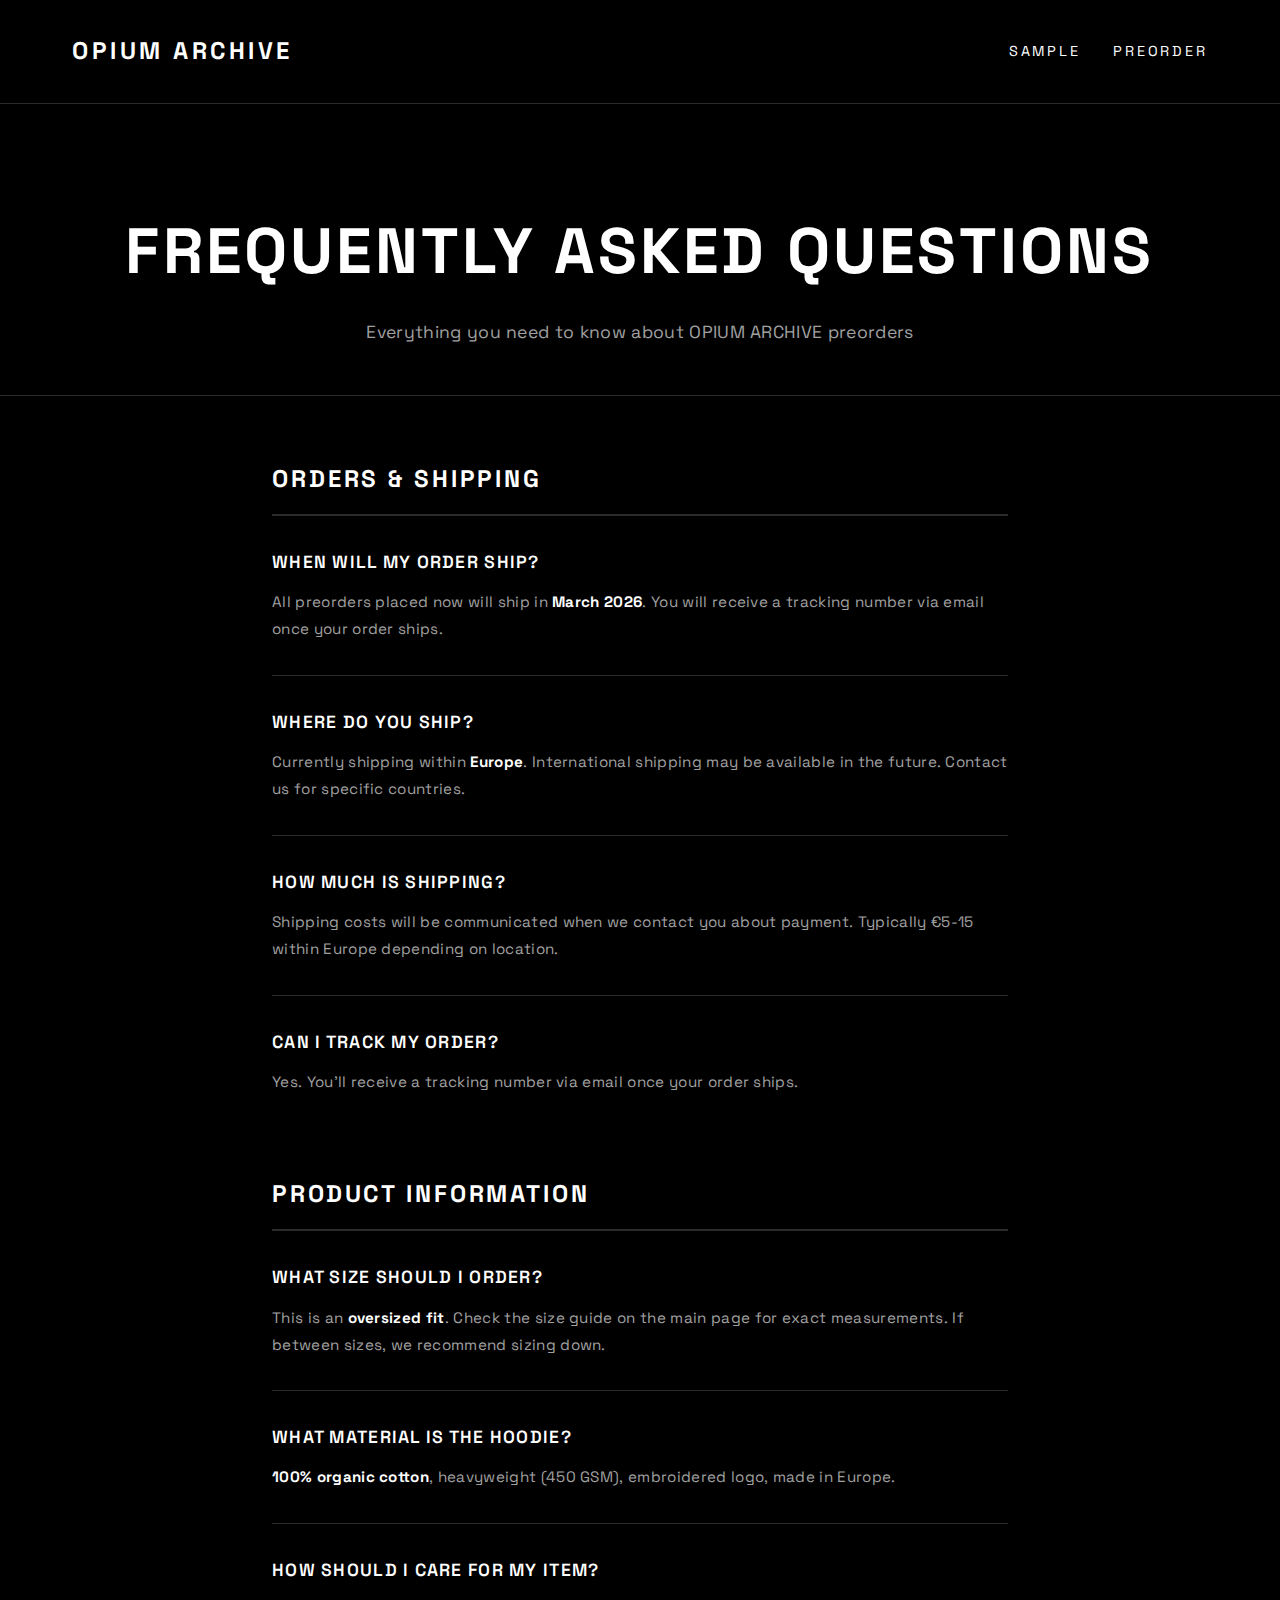
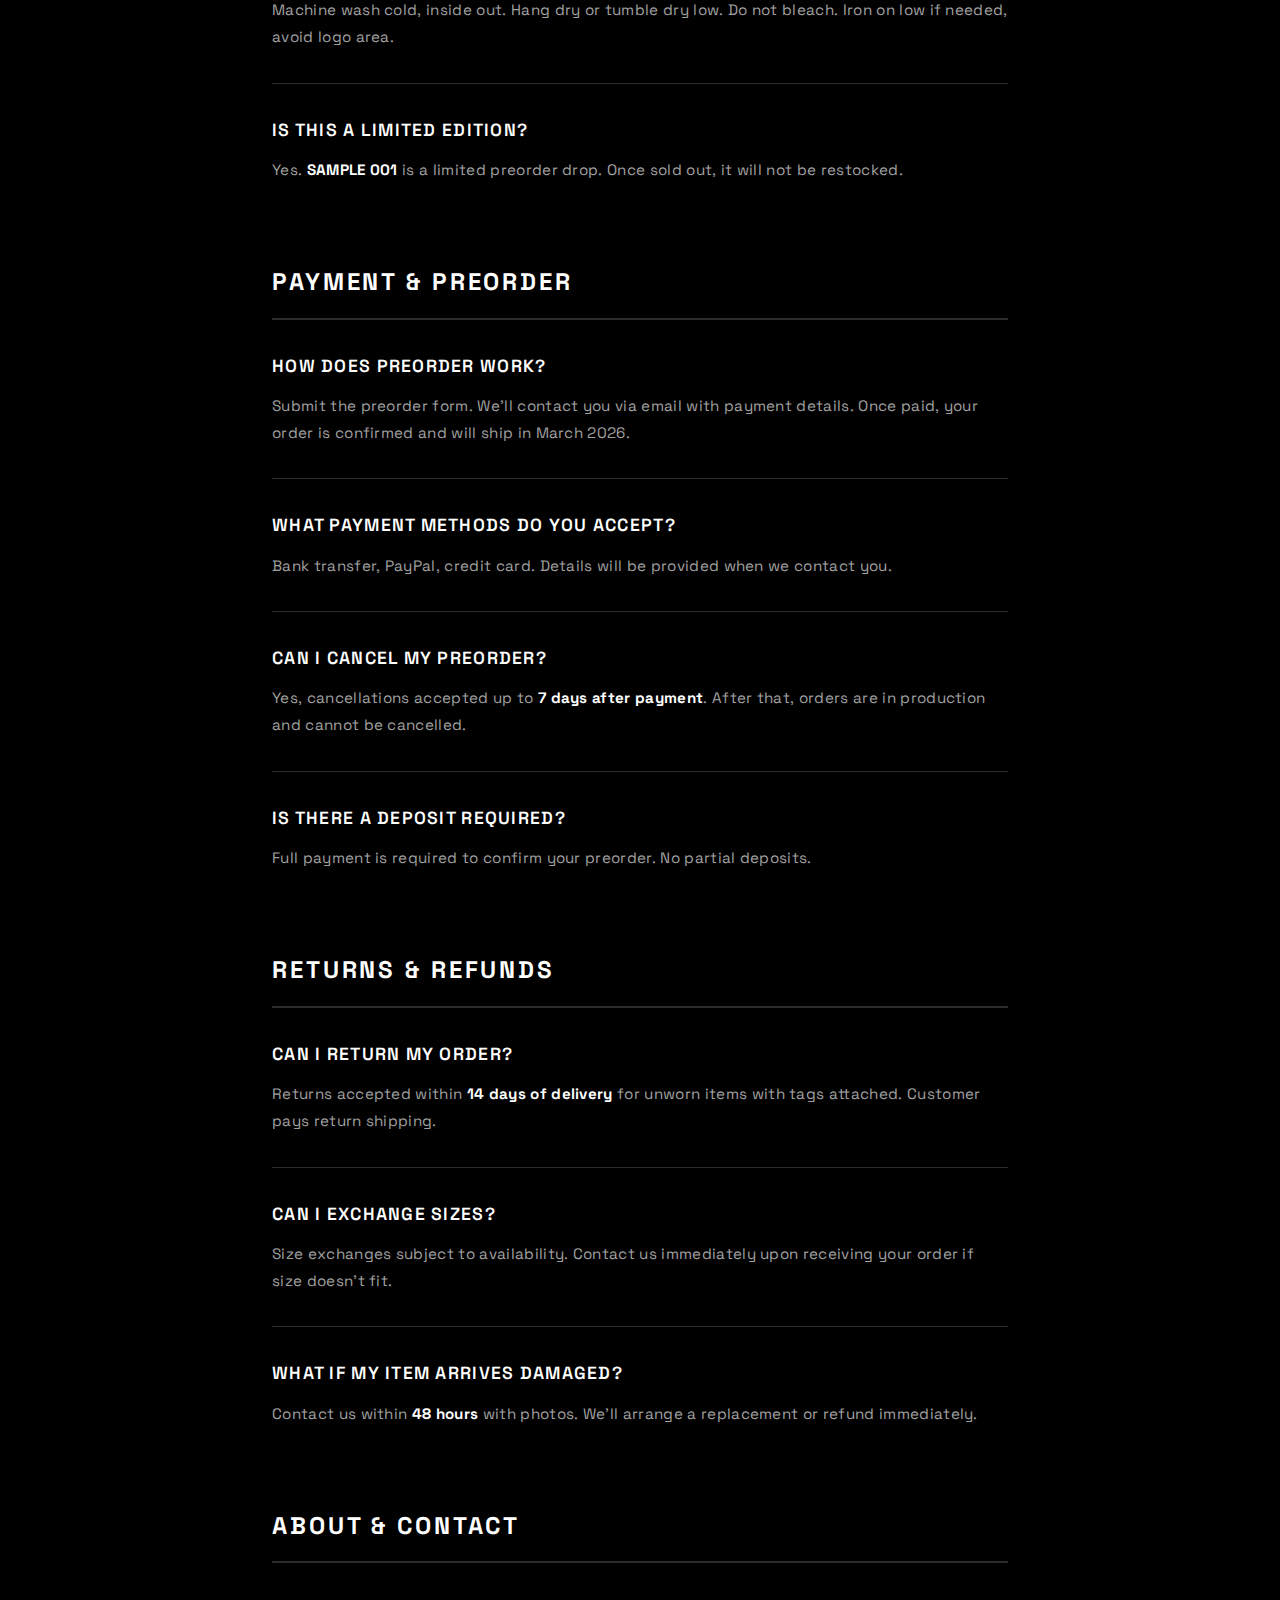
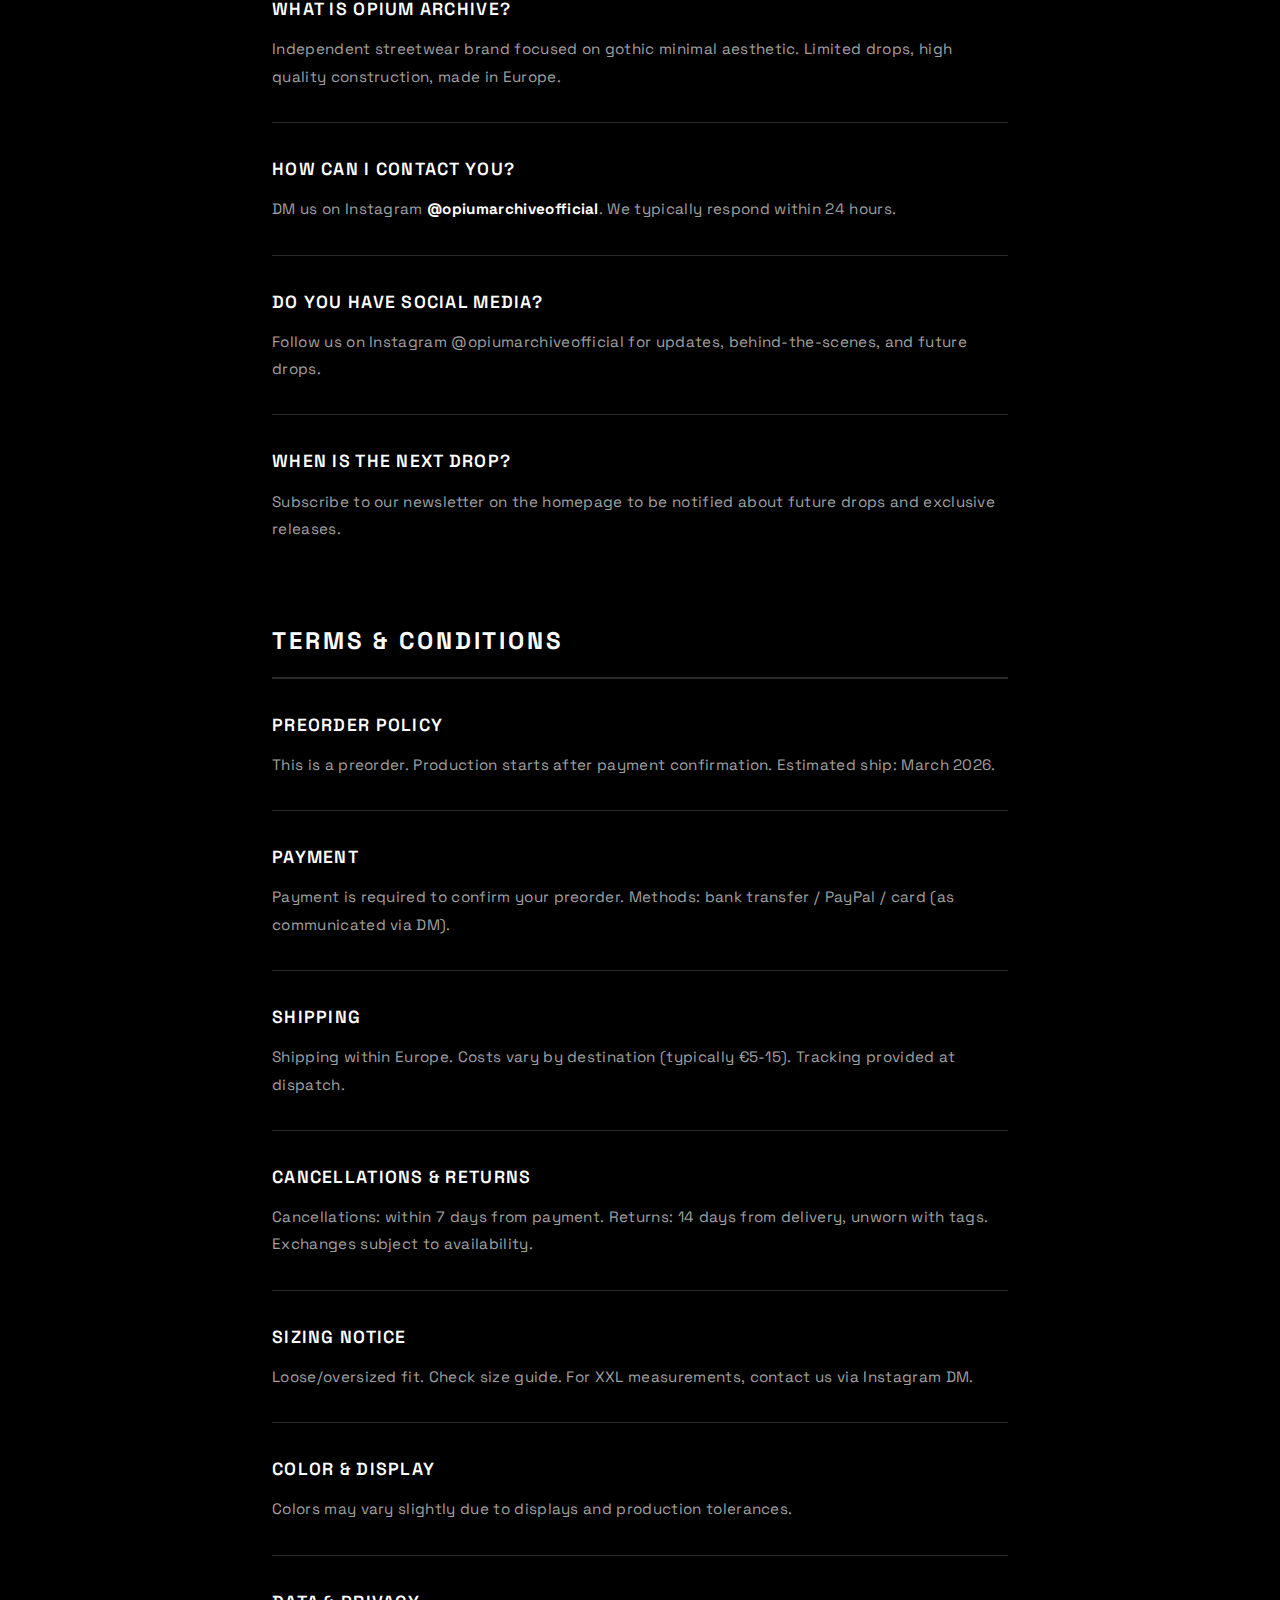
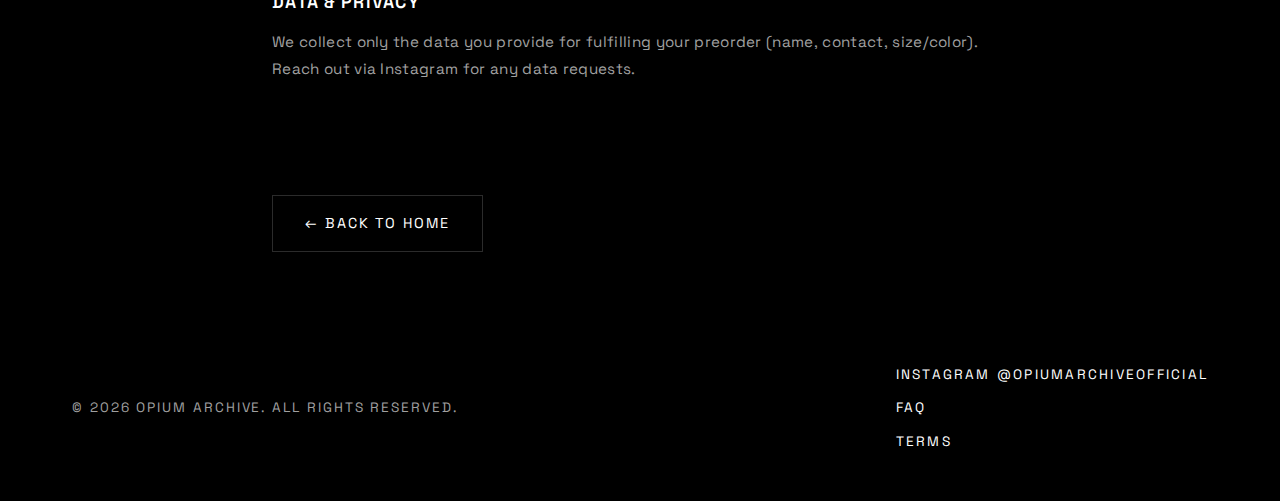
<file: faq.html>
<!DOCTYPE html>
<html lang="it">
<head>
    <meta charset="UTF-8">
    <meta name="viewport" content="width=device-width, initial-scale=1.0">
    <title>FAQ – OPIUM ARCHIVE</title>
    
    <link rel="preconnect" href="https://fonts.googleapis.com">
    <link rel="preconnect" href="https://fonts.gstatic.com" crossorigin>
    <link href="https://fonts.googleapis.com/css2?family=Space+Grotesk:wght@400;600;700&display=swap" rel="stylesheet">
    <link rel="stylesheet" href="style.css">
    
    <style>
        .faq-hero {
            padding: 6rem 0 3rem;
            text-align: center;
            border-bottom: 1px solid var(--color-border);
        }

        .faq-hero h1 {
            font-size: clamp(2.5rem, 6vw, 4rem);
            font-weight: 700;
            letter-spacing: 0.2rem;
            text-transform: uppercase;
            margin-bottom: 1rem;
        }

        .faq-hero p {
            color: var(--color-text-muted);
            font-size: 1.1rem;
            max-width: 600px;
            margin: 0 auto;
        }

        .faq-section {
            padding: 4rem 0;
            max-width: 800px;
            margin: 0 auto;
        }

        .faq-category {
            margin-bottom: 3rem;
        }

        .faq-category h2 {
            font-size: 1.5rem;
            font-weight: 700;
            text-transform: uppercase;
            letter-spacing: 0.18rem;
            margin-bottom: 2rem;
            padding-bottom: 1rem;
            border-bottom: 2px solid var(--color-border);
        }

        .faq-item {
            margin-bottom: 2rem;
            border-bottom: 1px solid var(--color-border);
            padding-bottom: 2rem;
        }

        .faq-item:last-child {
            border-bottom: none;
        }

        .faq-question {
            font-size: 1.1rem;
            font-weight: 600;
            text-transform: uppercase;
            letter-spacing: 0.08rem;
            margin-bottom: 0.75rem;
            color: var(--color-text);
        }

        .faq-answer {
            color: var(--color-text-muted);
            line-height: 1.8;
            font-size: 0.95rem;
        }

        .faq-answer strong {
            color: var(--color-text);
        }

        .back-link {
            display: inline-block;
            margin-top: 2rem;
            padding: 1rem 2rem;
            border: 1px solid var(--color-border);
            text-decoration: none;
            color: var(--color-text);
            text-transform: uppercase;
            letter-spacing: 0.12rem;
            font-size: 0.9rem;
            transition: all 0.2s ease;
        }

        .back-link:hover {
            background: var(--color-text);
            color: var(--color-bg);
        }
    </style>
</head>
<body>
    <!-- Header -->
    <header class="header">
        <div class="container">
            <h1 class="logo"><a href="index.html" style="color: inherit; text-decoration: none;">OPIUM ARCHIVE</a></h1>
            <nav class="nav">
                <a href="index.html#product" class="nav-link">SAMPLE</a>
                <a href="index.html#contact" class="nav-link">PREORDER</a>
            </nav>
        </div>
    </header>

    <!-- Hero -->
    <section class="faq-hero">
        <div class="container">
            <h1>FREQUENTLY ASKED QUESTIONS</h1>
            <p>Everything you need to know about OPIUM ARCHIVE preorders</p>
        </div>
    </section>

    <!-- FAQ Content -->
    <section class="faq-section">
        <div class="container">
            
            <!-- Orders & Shipping -->
            <div class="faq-category">
                <h2>ORDERS & SHIPPING</h2>
                
                <div class="faq-item">
                    <h3 class="faq-question">When will my order ship?</h3>
                    <p class="faq-answer">All preorders placed now will ship in <strong>March 2026</strong>. You will receive a tracking number via email once your order ships.</p>
                </div>

                <div class="faq-item">
                    <h3 class="faq-question">Where do you ship?</h3>
                    <p class="faq-answer">Currently shipping within <strong>Europe</strong>. International shipping may be available in the future. Contact us for specific countries.</p>
                </div>

                <div class="faq-item">
                    <h3 class="faq-question">How much is shipping?</h3>
                    <p class="faq-answer">Shipping costs will be communicated when we contact you about payment. Typically €5-15 within Europe depending on location.</p>
                </div>

                <div class="faq-item">
                    <h3 class="faq-question">Can I track my order?</h3>
                    <p class="faq-answer">Yes. You'll receive a tracking number via email once your order ships.</p>
                </div>
            </div>

            <!-- Product Info -->
            <div class="faq-category">
                <h2>PRODUCT INFORMATION</h2>
                
                <div class="faq-item">
                    <h3 class="faq-question">What size should I order?</h3>
                    <p class="faq-answer">This is an <strong>oversized fit</strong>. Check the size guide on the main page for exact measurements. If between sizes, we recommend sizing down.</p>
                </div>

                <div class="faq-item">
                    <h3 class="faq-question">What material is the hoodie?</h3>
                    <p class="faq-answer"><strong>100% organic cotton</strong>, heavyweight (450 GSM), embroidered logo, made in Europe.</p>
                </div>

                <div class="faq-item">
                    <h3 class="faq-question">How should I care for my item?</h3>
                    <p class="faq-answer">Machine wash cold, inside out. Hang dry or tumble dry low. Do not bleach. Iron on low if needed, avoid logo area.</p>
                </div>

                <div class="faq-item">
                    <h3 class="faq-question">Is this a limited edition?</h3>
                    <p class="faq-answer">Yes. <strong>SAMPLE 001</strong> is a limited preorder drop. Once sold out, it will not be restocked.</p>
                </div>
            </div>

            <!-- Payment & Preorder -->
            <div class="faq-category">
                <h2>PAYMENT & PREORDER</h2>
                
                <div class="faq-item">
                    <h3 class="faq-question">How does preorder work?</h3>
                    <p class="faq-answer">Submit the preorder form. We'll contact you via email with payment details. Once paid, your order is confirmed and will ship in March 2026.</p>
                </div>

                <div class="faq-item">
                    <h3 class="faq-question">What payment methods do you accept?</h3>
                    <p class="faq-answer">Bank transfer, PayPal, credit card. Details will be provided when we contact you.</p>
                </div>

                <div class="faq-item">
                    <h3 class="faq-question">Can I cancel my preorder?</h3>
                    <p class="faq-answer">Yes, cancellations accepted up to <strong>7 days after payment</strong>. After that, orders are in production and cannot be cancelled.</p>
                </div>

                <div class="faq-item">
                    <h3 class="faq-question">Is there a deposit required?</h3>
                    <p class="faq-answer">Full payment is required to confirm your preorder. No partial deposits.</p>
                </div>
            </div>

            <!-- Returns & Refunds -->
            <div class="faq-category">
                <h2>RETURNS & REFUNDS</h2>
                
                <div class="faq-item">
                    <h3 class="faq-question">Can I return my order?</h3>
                    <p class="faq-answer">Returns accepted within <strong>14 days of delivery</strong> for unworn items with tags attached. Customer pays return shipping.</p>
                </div>

                <div class="faq-item">
                    <h3 class="faq-question">Can I exchange sizes?</h3>
                    <p class="faq-answer">Size exchanges subject to availability. Contact us immediately upon receiving your order if size doesn't fit.</p>
                </div>

                <div class="faq-item">
                    <h3 class="faq-question">What if my item arrives damaged?</h3>
                    <p class="faq-answer">Contact us within <strong>48 hours</strong> with photos. We'll arrange a replacement or refund immediately.</p>
                </div>
            </div>

            <!-- Brand & Contact -->
            <div class="faq-category">
                <h2>ABOUT & CONTACT</h2>
                
                <div class="faq-item">
                    <h3 class="faq-question">What is OPIUM ARCHIVE?</h3>
                    <p class="faq-answer">Independent streetwear brand focused on gothic minimal aesthetic. Limited drops, high quality construction, made in Europe.</p>
                </div>

                <div class="faq-item">
                    <h3 class="faq-question">How can I contact you?</h3>
                    <p class="faq-answer">DM us on Instagram <strong>@opiumarchiveofficial</strong>. We typically respond within 24 hours.</p>
                </div>

                <div class="faq-item">
                    <h3 class="faq-question">Do you have social media?</h3>
                    <p class="faq-answer">Follow us on Instagram @opiumarchiveofficial for updates, behind-the-scenes, and future drops.</p>
                </div>

                <div class="faq-item">
                    <h3 class="faq-question">When is the next drop?</h3>
                    <p class="faq-answer">Subscribe to our newsletter on the homepage to be notified about future drops and exclusive releases.</p>
                </div>
            </div>

            <!-- Terms & Conditions -->
            <div class="faq-category" id="terms">
                <h2>TERMS & CONDITIONS</h2>

                <div class="faq-item">
                    <h3 class="faq-question">Preorder policy</h3>
                    <p class="faq-answer">This is a preorder. Production starts after payment confirmation. Estimated ship: March 2026.</p>
                </div>

                <div class="faq-item">
                    <h3 class="faq-question">Payment</h3>
                    <p class="faq-answer">Payment is required to confirm your preorder. Methods: bank transfer / PayPal / card (as communicated via DM).</p>
                </div>

                <div class="faq-item">
                    <h3 class="faq-question">Shipping</h3>
                    <p class="faq-answer">Shipping within Europe. Costs vary by destination (typically €5-15). Tracking provided at dispatch.</p>
                </div>

                <div class="faq-item">
                    <h3 class="faq-question">Cancellations & returns</h3>
                    <p class="faq-answer">Cancellations: within 7 days from payment. Returns: 14 days from delivery, unworn with tags. Exchanges subject to availability.</p>
                </div>

                <div class="faq-item">
                    <h3 class="faq-question">Sizing notice</h3>
                    <p class="faq-answer">Loose/oversized fit. Check size guide. For XXL measurements, contact us via Instagram DM.</p>
                </div>

                <div class="faq-item">
                    <h3 class="faq-question">Color & display</h3>
                    <p class="faq-answer">Colors may vary slightly due to displays and production tolerances.</p>
                </div>

                <div class="faq-item">
                    <h3 class="faq-question">Data & privacy</h3>
                    <p class="faq-answer">We collect only the data you provide for fulfilling your preorder (name, contact, size/color). Reach out via Instagram for any data requests.</p>
                </div>
            </div>

            <a href="index.html" class="back-link">← BACK TO HOME</a>
        </div>
    </section>

    <!-- Footer -->
    <footer class="footer">
        <div class="container">
            <div class="footer-content">
                <div class="footer-col">
                    <p class="footer-text">© 2026 OPIUM ARCHIVE. ALL RIGHTS RESERVED.</p>
                </div>
                <div class="footer-col">
                    <a href="https://www.instagram.com/opiumarchiveofficial" class="footer-link" target="_blank" rel="noopener">INSTAGRAM @OPIUMARCHIVEOFFICIAL</a>
                    <a href="faq.html" class="footer-link">FAQ</a>
                    <a href="#terms" class="footer-link">TERMS</a>
                </div>
            </div>
        </div>
    </footer>
</body>
</html>
</file>
<file: style.css>
/* Reset & Base */
* {
    margin: 0;
    padding: 0;
    box-sizing: border-box;
}

:root {
    --color-bg: #000000;
    --color-text: #ffffff;
    --color-text-muted: #a0a0a0;
    --color-border: #2b2b2b;
    --color-hover: #c0c0c0;
    --color-accent: #47f2d0;
    --font-main: 'Space Grotesk', -apple-system, BlinkMacSystemFont, 'Segoe UI', sans-serif;
}

body {
    font-family: var(--font-main);
    background: var(--color-bg);
    color: var(--color-text);
    line-height: 1.6;
    letter-spacing: 0.02em;
    -webkit-font-smoothing: antialiased;
    cursor: crosshair;
}

/* Loading Screen */
.loading-screen {
    position: fixed;
    top: 0;
    left: 0;
    width: 100%;
    height: 100vh;
    background: var(--color-bg);
    display: flex;
    align-items: center;
    justify-content: center;
    z-index: 9999;
    transition: opacity 0.5s ease, visibility 0.5s ease;
}

.loading-screen.hidden {
    opacity: 0;
    visibility: hidden;
}

.loading-content {
    text-align: center;
}

.loading-logo {
    font-size: 2rem;
    font-weight: 700;
    letter-spacing: 0.3rem;
    margin-bottom: 2rem;
    text-transform: uppercase;
    animation: pulse 2s ease-in-out infinite;
}

@keyframes pulse {
    0%, 100% { opacity: 1; }
    50% { opacity: 0.5; }
}

.loading-bar {
    width: 200px;
    height: 2px;
    background: var(--color-border);
    position: relative;
    overflow: hidden;
}

.loading-bar::after {
    content: '';
    position: absolute;
    top: 0;
    left: 0;
    width: 50%;
    height: 100%;
    background: var(--color-text);
    animation: loading 1.5s ease-in-out infinite;
}

@keyframes loading {
    0% { left: -50%; }
    100% { left: 100%; }
}

.container {
    max-width: 1200px;
    margin: 0 auto;
    padding: 0 2rem;
}

/* Header */
.header {
    padding: 2rem 0;
    border-bottom: 1px solid var(--color-border);
    position: sticky;
    top: 0;
    background: var(--color-bg);
    z-index: 100;
}

.header .container {
    display: flex;
    justify-content: space-between;
    align-items: center;
}

.logo {
    font-size: 1.5rem;
    font-weight: 700;
    letter-spacing: 0.22rem;
    text-transform: uppercase;
}

.nav {
    display: flex;
    gap: 2rem;
}

.nav-link {
    color: var(--color-text);
    text-decoration: none;
    text-transform: uppercase;
    letter-spacing: 0.18rem;
    font-size: 0.9rem;
    position: relative;
    padding: 0.5rem 0;
}

.nav-link::after {
    content: '';
    position: absolute;
    left: 0;
    bottom: 0;
    width: 100%;
    height: 1px;
    background: var(--color-text);
    opacity: 0;
    transition: opacity 0.2s ease;
}

.nav-link:hover {
    color: var(--color-hover);
}

.nav-link:hover::after {
    opacity: 1;
}

/* Hero */
.hero {
    min-height: 70vh;
    display: flex;
    align-items: center;
    justify-content: center;
    text-align: center;
    border-bottom: 1px solid var(--color-border);
    position: relative;
    overflow: hidden;
}

.hero-background {
    position: absolute;
    top: 50%;
    left: 50%;
    min-width: 100%;
    min-height: 100%;
    width: auto;
    height: auto;
    transform: translate(-50%, -50%);
    z-index: 0;
    object-fit: cover;
    opacity: 0.4;
}

.hero-video {
    position: absolute;
    top: 50%;
    left: 50%;
    min-width: 100%;
    min-height: 100%;
    width: auto;
    height: auto;
    transform: translate(-50%, -50%);
    z-index: 0;
    object-fit: cover;
    opacity: 0.3;
}

.hero-overlay {
    position: absolute;
    top: 0;
    left: 0;
    width: 100%;
    height: 100%;
    background: linear-gradient(180deg, rgba(0,0,0,0.7) 0%, rgba(0,0,0,0.8) 100%);
    z-index: 1;
}

.hero .container {
    position: relative;
    z-index: 2;
}

.hero-content {
    max-width: 800px;
    margin: 0 auto;
}

.hero-title {
    font-size: clamp(3rem, 8vw, 6rem);
    font-weight: 700;
    letter-spacing: 0.2rem;
    text-transform: uppercase;
    margin-bottom: 1rem;
}

.hero-subtitle {
    font-size: 1rem;
    letter-spacing: 0.22rem;
    text-transform: uppercase;
    color: var(--color-text-muted);
    margin-bottom: 2rem;
}

.hero-description {
    font-size: 1.1rem;
    line-height: 1.8;
    color: var(--color-text-muted);
    margin-bottom: 3rem;
    max-width: 600px;
    margin-left: auto;
    margin-right: auto;
}

/* Countdown Timer */
.countdown {
    display: flex;
    justify-content: center;
    gap: 3rem;
    margin: 3rem 0;
    padding: 2rem 0;
    border-top: 1px solid var(--color-border);
    border-bottom: 1px solid var(--color-border);
}

.countdown-item {
    display: flex;
    flex-direction: column;
    align-items: center;
}

.countdown-value {
    font-size: 3rem;
    font-weight: 700;
    letter-spacing: 0.1rem;
    line-height: 1;
}

.countdown-label {
    font-size: 0.75rem;
    letter-spacing: 0.18rem;
    text-transform: uppercase;
    color: var(--color-text-muted);
    margin-top: 0.5rem;
}

/* Buttons */
.btn {
    display: inline-block;
    padding: 1rem 3rem;
    text-decoration: none;
    text-transform: uppercase;
    letter-spacing: 0.18rem;
    font-weight: 600;
    font-size: 0.9rem;
    border: none;
    cursor: pointer;
    transition: all 0.2s ease;
    font-family: var(--font-main);
    position: relative;
    overflow: hidden;
}

.btn::before {
    content: '';
    position: absolute;
    top: 0;
    left: -100%;
    width: 100%;
    height: 100%;
    background: rgba(255, 255, 255, 0.1);
    transition: left 0.3s ease;
}

.btn:hover::before {
    left: 100%;
}

.btn-primary {
    background: var(--color-text);
    color: var(--color-bg);
    border: 2px solid var(--color-text);
}

.btn-primary:hover {
    background: var(--color-hover);
    border-color: var(--color-hover);
    transform: translateY(-2px);
}

.btn-secondary {
    background: transparent;
    color: var(--color-text);
    border: 2px solid var(--color-text);
}

.btn-secondary:hover {
    background: var(--color-text);
    color: var(--color-bg);
    transform: translateY(-2px);
}

/* Product Section */
.product-section {
    padding: 6rem 0;
    border-bottom: 1px solid var(--color-border);
    position: relative;
    overflow: hidden;
}

.section-overlay {
    position: absolute;
    top: 0;
    left: 0;
    width: 100%;
    height: 100%;
    background: rgba(0, 0, 0, 0.85);
    z-index: 1;
}

.product-section .container {
    position: relative;
    z-index: 2;
}

.product-grid {
    display: grid;
    grid-template-columns: 1fr 1fr;
    gap: 4rem;
    align-items: center;
}

.product-image {
    width: 100%;
}

.product-gallery {
    width: 100%;
}

.gallery-image {
    width: 100%;
    aspect-ratio: 1 / 1;
    object-fit: cover;
    border: 1px solid var(--color-border);
    display: block;
    margin-bottom: 1rem;
    transition: opacity 0.3s ease;
}

.gallery-thumbs {
    display: grid;
    grid-template-columns: repeat(4, 1fr);
    gap: 0.75rem;
}

.thumb {
    width: 100%;
    aspect-ratio: 1 / 1;
    object-fit: cover;
    border: 2px solid var(--color-border);
    cursor: pointer;
    transition: all 0.2s ease;
    opacity: 0.7;
}

.thumb:hover {
    opacity: 1;
    border-color: var(--color-text);
}

.thumb.active {
    opacity: 1;
    border-color: var(--color-text);
}

.product-image {
    width: 100%;
}

.placeholder-image {
    aspect-ratio: 1 / 1;
    background: #0d0d0d;
    border: 1px solid var(--color-border);
    display: flex;
    align-items: center;
    justify-content: center;
    color: var(--color-text-muted);
    font-size: 0.9rem;
    letter-spacing: 0.14rem;
    text-transform: uppercase;
}

.product-info {
    padding: 2rem 0;
}

.product-title {
    font-size: 2rem;
    font-weight: 700;
    text-transform: uppercase;
    letter-spacing: 0.16rem;
    margin-bottom: 1rem;
}

.product-price {
    font-size: 1.5rem;
    font-weight: 600;
    margin-bottom: 2rem;
}

.product-features {
    list-style: none;
    margin-bottom: 2rem;
}

.product-features li {
    padding: 0.75rem 0;
    border-bottom: 1px solid var(--color-border);
    text-transform: uppercase;
    letter-spacing: 0.12rem;
    font-size: 0.9rem;
}

.product-features li:first-child {
    border-top: 1px solid var(--color-border);
}

.product-sizes {
    display: flex;
    flex-direction: column;
    gap: 0.5rem;
    margin-bottom: 1.5rem;
}

.size-label {
    text-transform: uppercase;
    letter-spacing: 0.12rem;
    font-size: 0.85rem;
    color: var(--color-text-muted);
}

.sizes {
    font-size: 1.1rem;
    letter-spacing: 0.14rem;
    font-weight: 600;
}

.size-guide-btn {
    background: transparent;
    border: 1px solid var(--color-border);
    color: var(--color-text);
    padding: 0.5rem 1rem;
    text-transform: uppercase;
    letter-spacing: 0.12rem;
    font-size: 0.75rem;
    cursor: pointer;
    margin-top: 0.5rem;
    width: fit-content;
    transition: all 0.2s ease;
    font-family: var(--font-main);
}

.size-guide-btn:hover {
    border-color: var(--color-text);
    background: var(--color-text);
    color: var(--color-bg);
}

/* Social Proof */
.social-proof {
    margin-top: 2rem;
    padding: 1rem;
    border: 1px solid var(--color-border);
    display: flex;
    align-items: center;
    gap: 0.75rem;
    background: rgba(71, 242, 208, 0.05);
}

.proof-icon {
    font-size: 1.2rem;
}

.proof-text {
    font-size: 0.9rem;
    text-transform: uppercase;
    letter-spacing: 0.12rem;
}

.proof-text strong {
    color: var(--color-accent);
    font-weight: 700;
}

/* Modal */
.modal {
    display: none;
    position: fixed;
    top: 0;
    left: 0;
    width: 100%;
    height: 100%;
    background: rgba(0, 0, 0, 0.95);
    z-index: 1000;
    align-items: center;
    justify-content: center;
}

.modal.active {
    display: flex;
}

.modal-content {
    background: var(--color-bg);
    border: 2px solid var(--color-border);
    padding: 3rem;
    max-width: 600px;
    width: 90%;
    position: relative;
    animation: modalSlide 0.3s ease;
}

@keyframes modalSlide {
    from {
        opacity: 0;
        transform: translateY(-50px);
    }
    to {
        opacity: 1;
        transform: translateY(0);
    }
}

.modal-close {
    position: absolute;
    top: 1rem;
    right: 1rem;
    background: transparent;
    border: none;
    color: var(--color-text);
    font-size: 2rem;
    cursor: pointer;
    line-height: 1;
    transition: color 0.2s ease;
}

.modal-close:hover {
    color: var(--color-hover);
}

.modal-title {
    font-size: 1.5rem;
    font-weight: 700;
    text-transform: uppercase;
    letter-spacing: 0.18rem;
    margin-bottom: 2rem;
}

.size-table {
    width: 100%;
    border-collapse: collapse;
    margin-bottom: 1.5rem;
}

.size-table th,
.size-table td {
    padding: 1rem;
    text-align: left;
    border: 1px solid var(--color-border);
    text-transform: uppercase;
    letter-spacing: 0.08rem;
    font-size: 0.9rem;
}

.size-table th {
    background: #0d0d0d;
    font-weight: 700;
}

.size-note {
    font-size: 0.85rem;
    color: var(--color-text-muted);
    text-transform: uppercase;
    letter-spacing: 0.12rem;
}

/* Contact Section */
.contact-section {
    padding: 6rem 0;
    border-bottom: 1px solid var(--color-border);
    position: relative;
    overflow: hidden;
}

.section-video {
    position: absolute;
    top: 50%;
    left: 50%;
    min-width: 100%;
    min-height: 100%;
    width: auto;
    height: auto;
    transform: translate(-50%, -50%);
    z-index: 0;
    object-fit: cover;
    opacity: 0.2;
}

.contact-section .container,
.newsletter-section .container {
    position: relative;
    z-index: 2;
}

.section-title {
    font-size: 2.5rem;
    font-weight: 700;
    text-transform: uppercase;
    letter-spacing: 0.18rem;
    text-align: center;
    margin-bottom: 1rem;
}

.section-subtitle {
    text-align: center;
    color: var(--color-text-muted);
    margin-bottom: 4rem;
    font-size: 1rem;
}

.contact-form {
    max-width: 600px;
    margin: 0 auto;
}

.form-group {
    margin-bottom: 2rem;
}

.form-group label {
    display: block;
    text-transform: uppercase;
    letter-spacing: 0.12rem;
    font-size: 0.85rem;
    margin-bottom: 0.5rem;
    color: var(--color-text-muted);
}

.form-group input,
.form-group select,
.form-group textarea {
    width: 100%;
    padding: 1rem;
    background: #0f0f0f;
    border: 1px solid var(--color-border);
    color: var(--color-text);
    font-family: var(--font-main);
    font-size: 1rem;
    outline: none;
}

.form-group input:focus,
.form-group select:focus,
.form-group textarea:focus {
    border-color: var(--color-text);
}

.btn-submit {
    width: 100%;
    margin-top: 1rem;
}

.form-note {
    margin-top: 1rem;
    text-align: center;
    font-size: 0.9rem;
    min-height: 1.5rem;
}

.form-note.success {
    color: #47f2d0;
}

.form-note.error {
    color: #ff4444;
}

/* Newsletter Section */
.newsletter-section {
    padding: 4rem 0;
    border-bottom: 1px solid var(--color-border);
    text-align: center;
    position: relative;
    overflow: hidden;
}

.newsletter-section .section-overlay {
    background: rgba(0, 0, 0, 0.88);
}

.newsletter-title {
    font-size: 2rem;
    font-weight: 700;
    text-transform: uppercase;
    letter-spacing: 0.18rem;
    margin-bottom: 0.5rem;
}

.newsletter-subtitle {
    color: var(--color-text-muted);
    margin-bottom: 2rem;
    font-size: 1rem;
}

.newsletter-form {
    max-width: 500px;
    margin: 0 auto;
    display: flex;
    gap: 1rem;
}

.newsletter-input {
    flex: 1;
    padding: 1rem;
    background: #0f0f0f;
    border: 1px solid var(--color-border);
    color: var(--color-text);
    font-family: var(--font-main);
    font-size: 0.9rem;
    text-transform: uppercase;
    letter-spacing: 0.08rem;
    outline: none;
}

.newsletter-input:focus {
    border-color: var(--color-text);
}

.newsletter-input::placeholder {
    color: var(--color-text-muted);
}

.newsletter-message {
    margin-top: 1rem;
    font-size: 0.9rem;
    min-height: 1.5rem;
}

.newsletter-message.success {
    color: var(--color-accent);
}

.newsletter-message.error {
    color: #ff4444;
}

/* Footer */
.footer {
    padding: 3rem 0;
}

.footer-content {
    display: flex;
    justify-content: space-between;
    align-items: center;
    flex-wrap: wrap;
    gap: 2rem;
}

.footer-col {
    display: flex;
    flex-direction: column;
    gap: 0.75rem;
}

.footer-text {
    text-transform: uppercase;
    letter-spacing: 0.12rem;
    font-size: 0.85rem;
    color: var(--color-text-muted);
}

.footer-links {
    display: flex;
    justify-content: center;
    gap: 2rem;
}

.footer-link {
    color: var(--color-text);
    text-decoration: none;
    text-transform: uppercase;
    letter-spacing: 0.14rem;
    font-size: 0.85rem;
    transition: color 0.2s ease;
}

.footer-link:hover {
    color: var(--color-hover);
}

/* Responsive */
@media (max-width: 768px) {
    .container {
        padding: 0 1.5rem;
    }

    .header .container {
        flex-direction: column;
        gap: 1rem;
    }

    .nav {
        gap: 1.5rem;
    }

    .hero {
        min-height: 60vh;
        padding: 4rem 0;
    }

    .hero-background,
    .hero-video,
    .section-video {
        top: 0;
        left: 0;
        width: 100%;
        height: 100%;
        max-height: 100vh;
        transform: none;
        object-fit: cover;
        object-position: center;
        opacity: 0.26;
    }

    .contact-section .section-video {
        opacity: 0.22;
    }

    /* Prevent background GIF cropping in contact section on mobile */
    .contact-section {
        background-attachment: scroll !important;
        background-size: contain !important;
        background-position: center top !important;
        background-repeat: no-repeat !important;
    }

    /* Prevent background image cropping in newsletter section on mobile */
    .newsletter-section {
        background-attachment: scroll !important;
        background-size: contain !important;
        background-position: center top !important;
        background-repeat: no-repeat !important;
    }

    .hero-title {
        font-size: 2.5rem;
    }

    .product-grid {
        grid-template-columns: 1fr;
        gap: 2rem;
    }

    .gallery-thumbs {
        grid-template-columns: repeat(2, 1fr);
    }

    .product-section,
    .contact-section {
        padding: 4rem 0;
    }

    .section-title {
        font-size: 2rem;
    }

    .countdown {
        gap: 1.5rem;
    }

    .countdown-value {
        font-size: 2rem;
    }

    .newsletter-form {
        flex-direction: column;
    }

    .footer-content {
        flex-direction: column;
        text-align: center;
    }

    .footer-col {
        align-items: center;
    }
}
</file>
